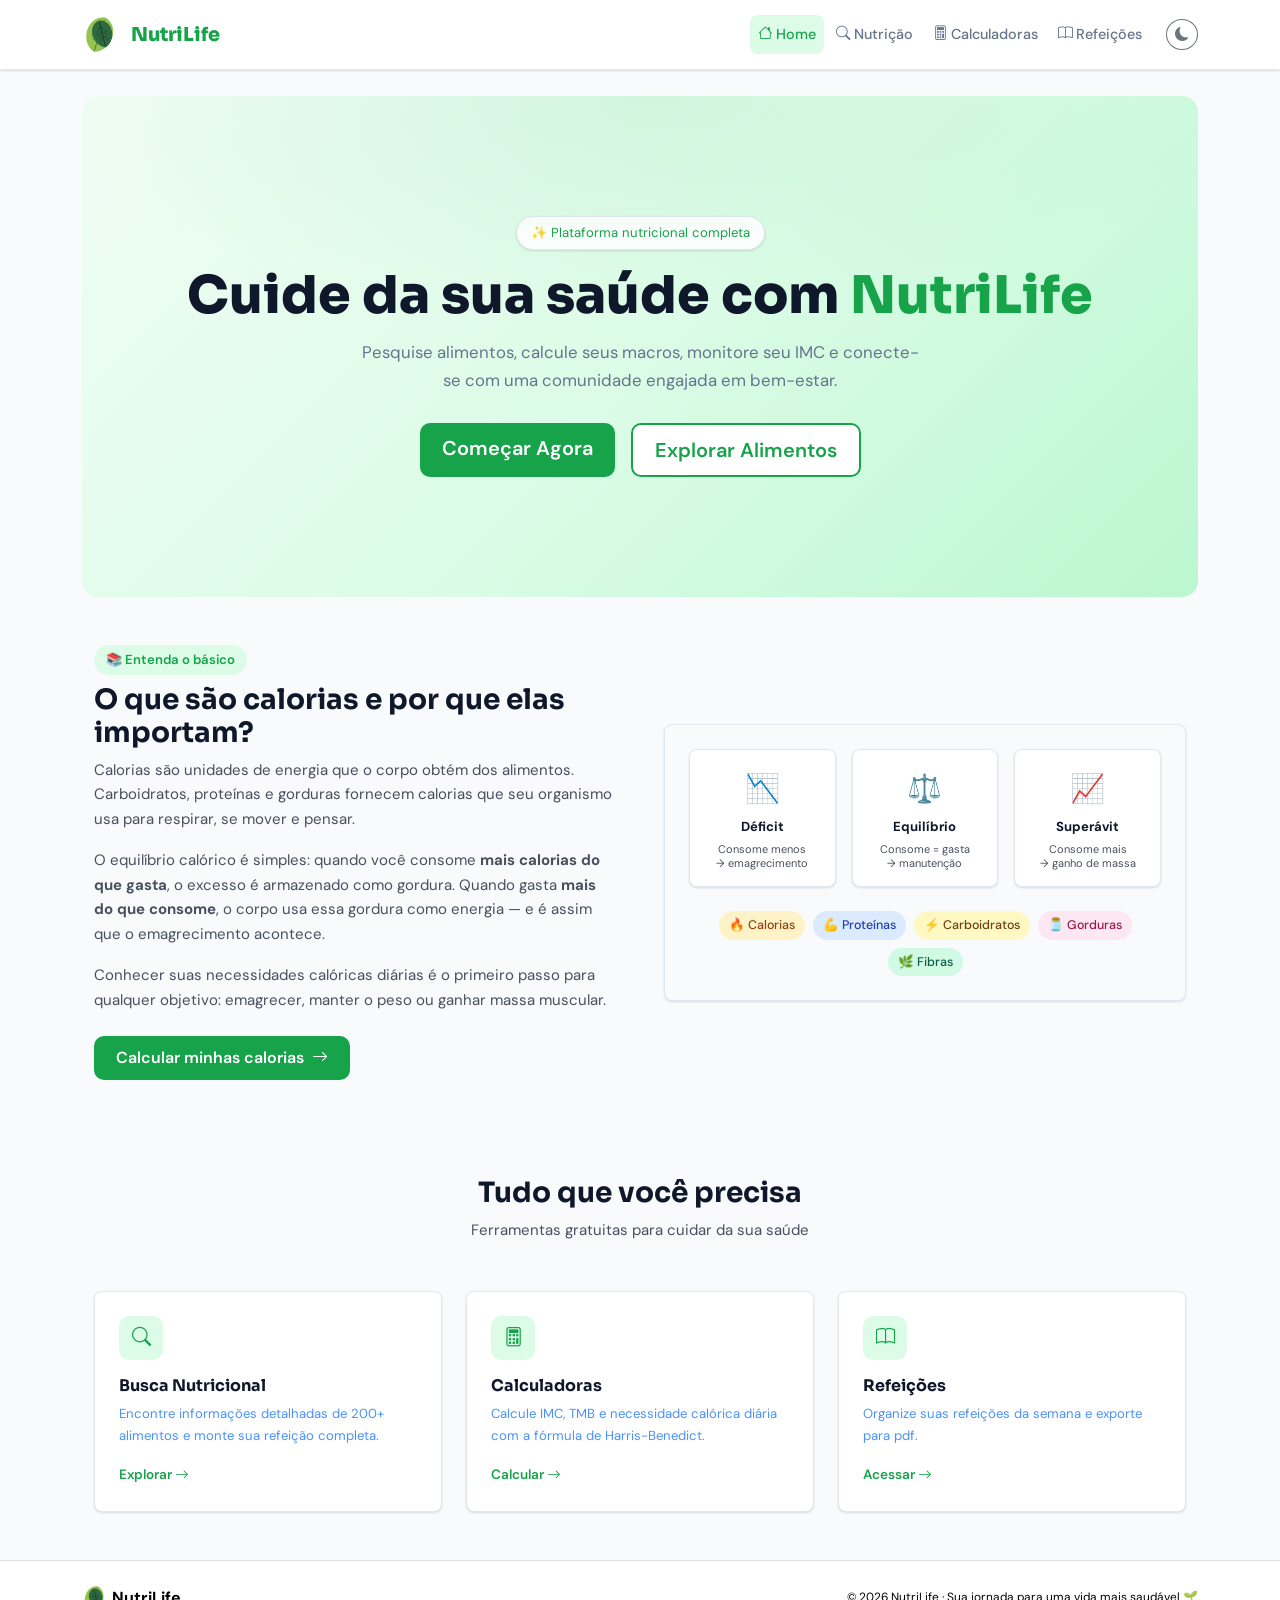
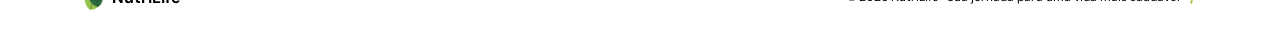
<file: index.html>
<!DOCTYPE html>
<html lang="pt-BR" data-bs-theme="light">
<head>
  <meta charset="UTF-8">
  <meta name="viewport" content="width=device-width, initial-scale=1.0">
  <title>NutriLife — Home</title>
  <link href="https://cdn.jsdelivr.net/npm/bootstrap@5.3.3/dist/css/bootstrap.min.css" rel="stylesheet">
  <link href="https://cdn.jsdelivr.net/npm/bootstrap-icons@1.11.3/font/bootstrap-icons.min.css" rel="stylesheet">
  <link rel="preconnect" href="https://fonts.googleapis.com">
  <link href="https://fonts.googleapis.com/css2?family=Sora:wght@400;500;600;700;800&family=DM+Sans:ital,wght@0,400;0,500;0,600;1,400&display=swap" rel="stylesheet">
  <link rel="apple-touch-icon" sizes="57x57" href="assets/img/favicon/apple-icon-57x57.png">
  <link rel="apple-touch-icon" sizes="60x60" href="assets/img/favicon/apple-icon-60x60.png">
  <link rel="apple-touch-icon" sizes="72x72" href="assets/img/favicon/apple-icon-72x72.png">
  <link rel="apple-touch-icon" sizes="76x76" href="assets/img/favicon/apple-icon-76x76.png">
  <link rel="apple-touch-icon" sizes="114x114" href="assets/img/favicon/apple-icon-114x114.png">
  <link rel="apple-touch-icon" sizes="120x120" href="assets/img/favicon/apple-icon-120x120.png">
  <link class="apple-touch-icon" sizes="144x144" href="assets/img/favicon/apple-icon-144x144.png">
  <link rel="apple-touch-icon" sizes="152x152" href="assets/img/favicon/apple-icon-152x152.png">
  <link rel="apple-touch-icon" sizes="180x180" href="assets/img/favicon/apple-icon-180x180.png">
  <link rel="icon" type="image/png" sizes="192x192" href="assets/img/favicon/android-icon-192x192.png">
  <link rel="icon" type="image/png" sizes="32x32" href="assets/img/favicon/favicon-32x32.png">
  <link rel="icon" type="image/png" sizes="96x96" href="assets/img/favicon/favicon-96x96.png">
  <link rel="icon" type="image/png" sizes="16x16" href="assets/img/favicon/favicon-16x16.png">
  <link rel="manifest" href="assets/img/favicon/manifest.json">
  <meta name="msapplication-TileColor" content="#ffffff">
  <meta name="msapplication-TileImage" content="/ms-icon-144x144.png">
  <meta name="theme-color" content="#ffffff">
  <link rel="stylesheet" href="style.css">
  <script>
  (function () {
    const savedTheme = localStorage.getItem('nl-theme') || 'light';
    document.documentElement.setAttribute('data-bs-theme', savedTheme);
    
    // Executa assim que o HTML estiver pronto na tela
    document.addEventListener("DOMContentLoaded", function() {
      const iconEl = document.querySelector('#btn-dark-mode i');
      
      if (savedTheme === 'dark') {
        document.body.classList.add('dark-mode');
        if (iconEl) iconEl.className = 'bi bi-sun-fill'; // Garante o Sol no Dark Mode
      } else {
        document.body.classList.remove('dark-mode');
        if (iconEl) iconEl.className = 'bi bi-moon-fill'; // Garante a Lua no Light Mode
      }
    });
  })();
</script>
</head>
<body>
  <nav class="navbar navbar-expand-lg nl-navbar fixed-top">
    <div class="container">

    <a class="navbar-brand nl-brand" href="index.html">
      <img src="assets/img/logo/logo.png" alt="NutriLife Logo" width="35" height="35" class="d-inline-block align-top me-2">
      NutriLife
    </a>

    <div class="d-flex align-items-center gap-2 ms-auto order-lg-last">
      
      <button id="btn-dark-mode" class="btn btn-sm btn-outline-secondary rounded-circle" type="button" 
              onclick="toggleDarkMode()">
        <i class="bi bi-moon-fill"></i>
      </button>

      <button class="navbar-toggler" type="button"
              data-bs-toggle="collapse" data-bs-target="#navMenu"
              aria-controls="navMenu" aria-expanded="false" aria-label="Abrir menu" style="justify-content: center;">
        <span class="navbar-toggler-icon"></span>
      </button>

    </div>

    <div class="collapse navbar-collapse" id="navMenu">
      <ul class="navbar-nav ms-auto gap-1 align-items-center mt-3 mt-lg-0 me-lg-3">
        <li class="nav-item">
          <a class="nav-link nl-nav-btn active" href="index.html">
            <i class="bi bi-house me-1"></i>Home
          </a>
        </li>
        <li class="nav-item">
          <a class="nav-link nl-nav-btn" href="nutricao.html">
            <i class="bi bi-search me-1"></i>Nutrição
          </a>
        </li>
        <li class="nav-item">
          <a class="nav-link nl-nav-btn" href="calculadoras.html">
            <i class="bi bi-calculator me-1"></i>Calculadoras
          </a>
        </li>
        <li class="nav-item">
          <a class="nav-link nl-nav-btn" href="refeicoes.html">
            <i class="bi bi-book me-1"></i>Refeições
          </a>
        </li>
      </ul>
    </div>

    </div>
</nav>
    <main class="flex-grow-1 container topMainPages">
      <section class="nl-hero rounded-4">
        <div class="container text-center">
          <div class="nl-hero-badge mb-3">✨ Plataforma nutricional completa</div>
          <h1 class="nl-display">Cuide da sua saúde com <span class="nl-green">NutriLife</span></h1>
          <p class="nl-hero-sub mx-auto">Pesquise alimentos, calcule seus macros, monitore seu IMC e conecte-se com uma comunidade engajada em bem-estar.</p>
          <div class="d-flex gap-3 justify-content-center flex-wrap px-2">
            <a href="calculadoras.html" class="btn nl-btn-primary btn-lg" style="position: relative; z-index: 9999;">Começar Agora</a>
            <a href="nutricao.html" class="btn nl-btn-outline btn-lg" style="position: relative; z-index: 9999;">Explorar Alimentos</a>
          </div>
        </div>
      </section>

      <section class="py-5">
        <div class="container">
          <div class="row align-items-center g-4 g-lg-5">
            <div class="col-lg-6">
              <span class="nl-section-tag">📚 Entenda o básico</span>
              <h2 class="nl-h2 mt-2">O que são calorias e por que elas importam?</h2>
              <p class="opacity-75">Calorias são unidades de energia que o corpo obtém dos alimentos. Carboidratos, proteínas e gorduras fornecem calorias que seu organismo usa para respirar, se mover e pensar.</p>
              <p class="opacity-75">O equilíbrio calórico é simples: quando você consome <strong>mais calorias do que gasta</strong>, o excesso é armazenado como gordura. Quando gasta <strong>mais do que consome</strong>, o corpo usa essa gordura como energia — e é assim que o emagrecimento acontece.</p>
              <p class="opacity-75">Conhecer suas necessidades calóricas diárias é o primeiro passo para qualquer objetivo: emagrecer, manter o peso ou ganhar massa muscular.</p>
              <a href="calculadoras.html" class="btn nl-btn-primary mt-2">Calcular minhas calorias <i class="bi bi-arrow-right ms-1"></i></a>
            </div>
            
            <div class="col-lg-6">
              <div class="nl-calorie-card p-4 rounded-3">
                
                <div class="row g-2 g-sm-3 mb-4 text-center">
                  <div class="col-12 col-sm-4">
                    <div class="nl-bal-card p-3 rounded-3 h-100 d-flex flex-column justify-content-center align-items-center">
                      <div class="fs-3">📉</div>
                      <div class="fw-bold small mt-1">Déficit</div>
                      <div class="opacity-75 mt-1 nl-card-desc">Consome menos<br>→ emagrecimento</div>
                    </div>
                  </div>
                  <div class="col-12 col-sm-4">
                    <div class="nl-bal-card p-3 rounded-3 h-100 d-flex flex-column justify-content-center align-items-center">
                      <div class="fs-3">⚖️</div>
                      <div class="fw-bold small mt-1">Equilíbrio</div>
                      <div class="opacity-75 mt-1 nl-card-desc">Consome = gasta<br>→ manutenção</div>
                    </div>
                  </div>
                  <div class="col-12 col-sm-4">
                    <div class="nl-bal-card p-3 rounded-3 h-100 d-flex flex-column justify-content-center align-items-center">
                      <div class="fs-3">📈</div>
                      <div class="fw-bold small mt-1">Superávit</div>
                      <div class="opacity-75 mt-1 nl-card-desc">Consome mais<br>→ ganho de massa</div>
                    </div>
                  </div>
              </div>
              
              <div class="d-flex flex-wrap gap-2 justify-content-center nl-tags-container">
                <span class="nl-badge nl-badge-cal">🔥 Calorias</span>
                <span class="nl-badge nl-badge-prot">💪 Proteínas</span>
                <span class="nl-badge nl-badge-carb">⚡ Carboidratos</span>
                <span class="nl-badge nl-badge-fat">🫙 Gorduras</span>
                <span class="nl-badge nl-badge-fib">🌿 Fibras</span>
              </div>
              
            </div>
          </div>
          </div>
        </div>
      </section>

      <section class="py-5 nl-bg">
        <div class="container">
          <h2 class="nl-h2 text-center mb-2">Tudo que você precisa</h2>
          <p class="opacity-75 text-center mb-5">Ferramentas gratuitas para cuidar da sua saúde</p>
          <div class="row g-4">
            <div class="col-md-4">
              <a href="nutricao.html" class="text-decoration-none">
                <div class="nl-feat-card h-100 p-4 rounded-3">
                  <div class="nl-feat-icon mb-3"><i class="bi bi-search"></i></div>
                  <h5 class="nl-card-title">Busca Nutricional</h5>
                  <p class="opacity-75 small">Encontre informações detalhadas de 200+ alimentos e monte sua refeição completa.</p>
                  <span class="nl-feat-link">Explorar <i class="bi bi-arrow-right"></i></span>
                </div>
              </a>
            </div>
            <div class="col-md-4">
              <a href="calculadoras.html" class="text-decoration-none">
                <div class="nl-feat-card h-100 p-4 rounded-3">
                  <div class="nl-feat-icon mb-3"><i class="bi bi-calculator"></i></div>
                  <h5 class="nl-card-title">Calculadoras</h5>
                  <p class="opacity-75 small">Calcule IMC, TMB e necessidade calórica diária com a fórmula de Harris-Benedict.</p>
                  <span class="nl-feat-link">Calcular <i class="bi bi-arrow-right"></i></span>
                </div>
              </a>
            </div>
            <div class="col-md-4">
              <a href="refeicoes.html" class="text-decoration-none">
                <div class="nl-feat-card h-100 p-4 rounded-3">
                  <div class="nl-feat-icon mb-3"><i class="bi bi-book"></i></div>
                  <h5 class="nl-card-title">Refeições</h5>
                  <p class="opacity-75 small">Organize suas refeições da semana e exporte para pdf.</p>
                  <span class="nl-feat-link">Acessar <i class="bi bi-arrow-right"></i></span>
                </div>
              </a>
            </div>
          </div>
        </div>
      </section>
    </main>

    <footer class="nl-footer py-4 border-top">
      <div class="container d-flex flex-wrap justify-content-between align-items-center gap-3">
        <div class="nl-footer-brand">
        <img src="assets/img/logo/logo.png" alt="NutriLife" width="24" height="24">
        <strong>NutriLife</strong>
      </div>
        <p class="mb-0 small">© 2026 NutriLife · Sua jornada para uma vida mais saudável 🌱</p>
      </div>
    </footer>

  </div>

  <script src="https://cdn.jsdelivr.net/npm/bootstrap@5.3.3/dist/js/bootstrap.bundle.min.js"></script>
  <script src="data.js"></script>
  <script src="app.js"></script>
</body>
</html>
</file>
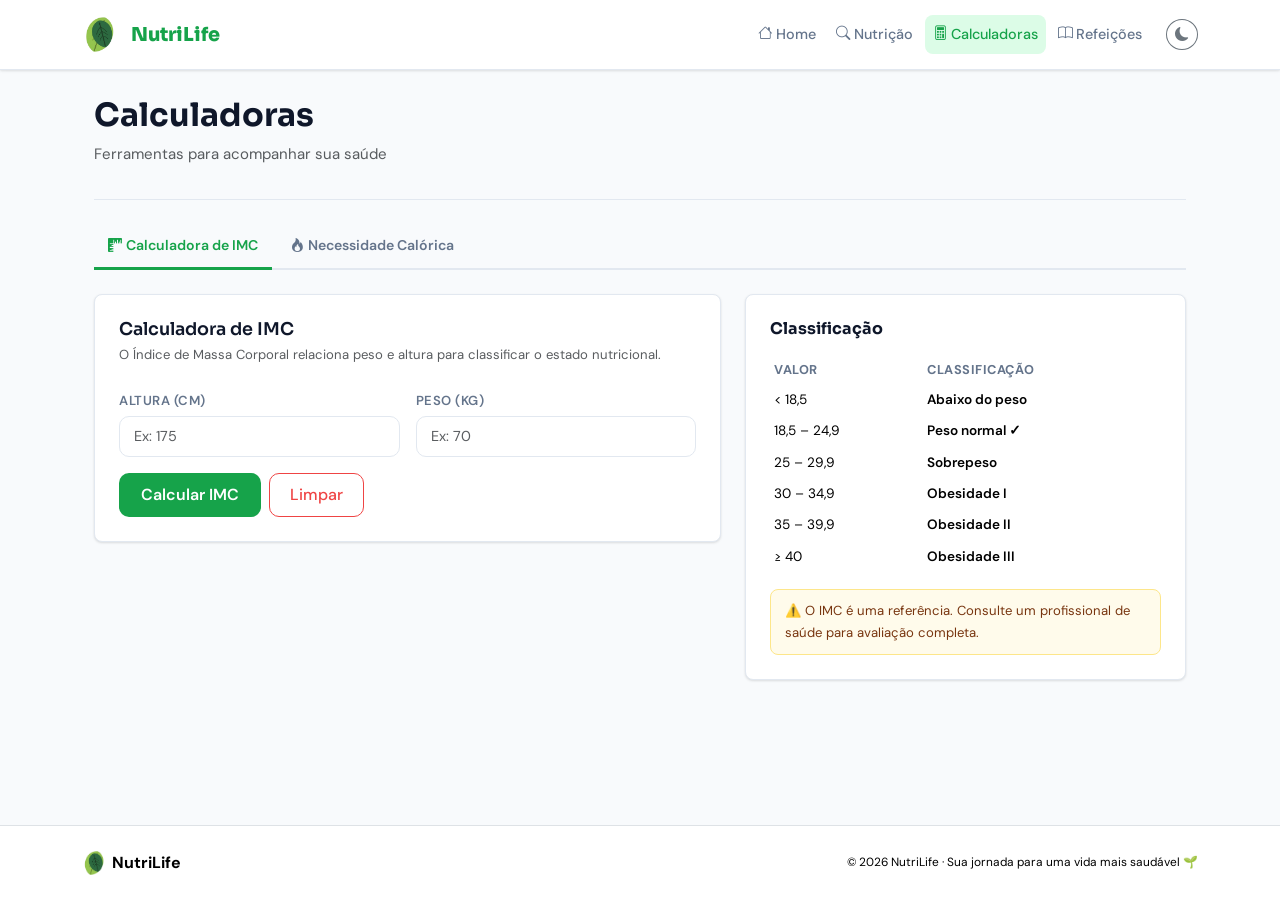
<file: calculadoras.html>
<!DOCTYPE html>
<html lang="pt-BR">
<head>
  <meta charset="UTF-8">
  <meta name="viewport" content="width=device-width, initial-scale=1.0">
  <title>NutriLife — Calculadoras</title>
  <link href="https://cdn.jsdelivr.net/npm/bootstrap@5.3.3/dist/css/bootstrap.min.css" rel="stylesheet">
  <link href="https://cdn.jsdelivr.net/npm/bootstrap-icons@1.11.3/font/bootstrap-icons.min.css" rel="stylesheet">
  <link rel="preconnect" href="https://fonts.googleapis.com">
  <link href="https://fonts.googleapis.com/css2?family=Sora:wght@400;500;600;700;800&family=DM+Sans:ital,wght@0,400;0,500;0,600;1,400&display=swap" rel="stylesheet">
  <link rel="stylesheet" href="style.css">
  <!-- FAVICON -->
  <link rel="apple-touch-icon" sizes="57x57" href="assets/img/favicon/apple-icon-57x57.png">
  <link rel="apple-touch-icon" sizes="60x60" href="assets/img/favicon/apple-icon-60x60.png">
  <link rel="apple-touch-icon" sizes="72x72" href="assets/img/favicon/apple-icon-72x72.png">
  <link rel="apple-touch-icon" sizes="76x76" href="assets/img/favicon/apple-icon-76x76.png">
  <link rel="apple-touch-icon" sizes="114x114" href="assets/img/favicon/apple-icon-114x114.png">
  <link rel="apple-touch-icon" sizes="120x120" href="assets/img/favicon/apple-icon-120x120.png">
  <link rel="apple-touch-icon" sizes="144x144" href="assets/img/favicon/apple-icon-144x144.png">
  <link rel="apple-touch-icon" sizes="152x152" href="assets/img/favicon/apple-icon-152x152.png">
  <link rel="apple-touch-icon" sizes="180x180" href="assets/img/favicon/apple-icon-180x180.png">
  <link rel="icon" type="image/png" sizes="192x192" href="assets/img/favicon/android-icon-192x192.png">
  <link rel="icon" type="image/png" sizes="32x32" href="assets/img/favicon/favicon-32x32.png">
  <link rel="icon" type="image/png" sizes="96x96" href="assets/img/favicon/favicon-96x96.png">
  <link rel="icon" type="image/png" sizes="16x16" href="assets/img/favicon/favicon-16x16.png">
  <link rel="manifest" href="assets/img/favicon/manifest.json">
  <meta name="msapplication-TileColor" content="#ffffff">
  <meta name="msapplication-TileImage" content="/ms-icon-144x144.png">
  <meta name="theme-color" content="#ffffff">
  <script>
  (function () {
    const savedTheme = localStorage.getItem('nl-theme') || 'light';
    document.documentElement.setAttribute('data-bs-theme', savedTheme);
    
    // Executa assim que o HTML estiver pronto na tela
    document.addEventListener("DOMContentLoaded", function() {
      const iconEl = document.querySelector('#btn-dark-mode i');
      
      if (savedTheme === 'dark') {
        document.body.classList.add('dark-mode');
        if (iconEl) iconEl.className = 'bi bi-sun-fill'; // Garante o Sol no Dark Mode
      } else {
        document.body.classList.remove('dark-mode');
        if (iconEl) iconEl.className = 'bi bi-moon-fill'; // Garante a Lua no Light Mode
      }
    });
  })();
</script>
</head>
<body>
  <nav class="navbar navbar-expand-lg nl-navbar fixed-top">
    <div class="container">

    <a class="navbar-brand nl-brand" href="index.html">
      <img src="assets/img/logo/logo.png" alt="NutriLife Logo" width="35" height="35" class="d-inline-block align-top me-2">
      NutriLife
    </a>

    <div class="d-flex align-items-center gap-2 ms-auto order-lg-last">
      
      <button id="btn-dark-mode" class="btn btn-sm btn-outline-secondary rounded-circle" type="button" 
              onclick="toggleDarkMode()">
        <i class="bi bi-moon-fill"></i>
      </button>

      <button class="navbar-toggler" type="button"
              data-bs-toggle="collapse" data-bs-target="#navMenu"
              aria-controls="navMenu" aria-expanded="false" aria-label="Abrir menu" style="justify-content: center;">
        <span class="navbar-toggler-icon"></span>
      </button>

    </div>

    <div class="collapse navbar-collapse" id="navMenu">
      <ul class="navbar-nav ms-auto gap-1 align-items-center mt-3 mt-lg-0 me-lg-3">
        <li class="nav-item">
          <a class="nav-link nl-nav-btn" href="index.html">
            <i class="bi bi-house me-1"></i>Home
          </a>
        </li>
        <li class="nav-item">
          <a class="nav-link nl-nav-btn" href="nutricao.html">
            <i class="bi bi-search me-1"></i>Nutrição
          </a>
        </li>
        <li class="nav-item">
          <a class="nav-link nl-nav-btn active" href="calculadoras.html">
            <i class="bi bi-calculator me-1"></i>Calculadoras
          </a>
        </li>
        <li class="nav-item">
          <a class="nav-link nl-nav-btn" href="refeicoes.html">
            <i class="bi bi-book me-1"></i>Refeições
          </a>
        </li>
      </ul>
    </div>

    </div>
</nav>
  <main class="flex-grow-1 container topMainPages">
   <section>
      <div class="container">

        <div class="nl-page-header mb-4">
          <h1 class="nl-h1">Calculadoras</h1>
          <p class="text-muted">Ferramentas para acompanhar sua saúde</p>
        </div>

        <!-- Tabs -->
        <ul class="nav nl-tabs mb-4">
          <li class="nav-item">
            <button class="nav-link nl-tab active" onclick="switchTab('imc', this)">
              <i class="bi bi-rulers me-1"></i>Calculadora de IMC
            </button>
          </li>
          <li class="nav-item">
            <button class="nav-link nl-tab" onclick="switchTab('tmb', this)">
              <i class="bi bi-fire me-1"></i>Necessidade Calórica
            </button>
          </li>
        </ul>

        <!-- IMC -->
        <div id="tab-imc" class="nl-tab-pane active">
          <div class="row g-4 align-items-start">
            <div class="col-12 col-lg-7">
              <div class="nl-card p-4 rounded-3">
                <h3 class="nl-h3 mb-1">Calculadora de IMC</h3>
                <p class="text-muted small mb-4">O Índice de Massa Corporal relaciona peso e altura para classificar o estado nutricional.</p>
                <div class="row g-3 mb-3">
                  <div class="col-12 col-sm-6">
                    <label class="nl-label">Altura (cm)</label>
                    <input type="number" class="form-control nl-input" id="imc-altura" placeholder="Ex: 175">
                  </div>
                  <div class="col-12 col-sm-6">
                    <label class="nl-label">Peso (kg)</label>
                    <input type="number" class="form-control nl-input" id="imc-peso" placeholder="Ex: 70">
                  </div>
                </div>
                <div class="d-flex gap-2 flex-wrap">
                  <button class="btn nl-btn-primary" onclick="calcIMC()">Calcular IMC</button>
                  <button class="btn nl-btn-ghost" onclick="clearIMC()">Limpar</button>
                </div>
                <div id="imc-result" class="nl-result-box mt-4 d-none p-4 rounded-3">
                  <div class="nl-result-num" id="imc-num">—</div>
                  <div class="nl-result-label" id="imc-class">—</div>
                  <div class="nl-imc-bar-wrap mt-3">
                    <div class="nl-imc-bar d-flex rounded-2 overflow-hidden">
                      <div class="nl-imc-seg seg-blue flex-fill text-center py-2">Abaixo<br><small>&lt;18.5</small></div>
                      <div class="nl-imc-seg seg-green flex-fill text-center py-2">Normal<br><small>18.5–25</small></div>
                      <div class="nl-imc-seg seg-yellow flex-fill text-center py-2">Sobrepeso<br><small>25–30</small></div>
                      <div class="nl-imc-seg seg-orange flex-fill text-center py-2">Obesid. I<br><small>30–35</small></div>
                      <div class="nl-imc-seg seg-red flex-fill text-center py-2">Obeso II+<br><small>&gt;35</small></div>
                    </div>
                    <div class="nl-imc-pointer" id="imc-pointer" style="left:0%">▼</div>
                  </div>
                </div>
              </div>
            </div>
            <div class="col-12 col-lg-5">
              <div class="nl-card p-4 rounded-3">
                <h6 class="nl-card-title mb-3">Classificação</h6>
                <table class="table table-sm nl-imc-table mb-3">
                  <thead><tr><th>Valor</th><th>Classificação</th></tr></thead>
                  <tbody>
                    <tr><td>&lt; 18,5</td><td class="c-blue">Abaixo do peso</td></tr>
                    <tr><td>18,5 – 24,9</td><td class="c-green">Peso normal ✓</td></tr>
                    <tr><td>25 – 29,9</td><td class="c-yellow">Sobrepeso</td></tr>
                    <tr><td>30 – 34,9</td><td class="c-orange">Obesidade I</td></tr>
                    <tr><td>35 – 39,9</td><td class="c-red">Obesidade II</td></tr>
                    <tr><td>≥ 40</td><td class="c-darkred">Obesidade III</td></tr>
                  </tbody>
                </table>
                <div class="nl-alert-note">⚠️ O IMC é uma referência. Consulte um profissional de saúde para avaliação completa.</div>
              </div>
            </div>
          </div>
        </div>

        <!-- TMB -->
        <div id="tab-tmb" class="nl-tab-pane">
          <div class="row g-4 align-items-start">
            <div class="col-12 col-lg-7">
              <div class="nl-card p-4 rounded-3">
                <h3 class="nl-h3 mb-1">Necessidade Calórica Diária</h3>
                <p class="text-muted small mb-4">Fórmula de Harris-Benedict: calcula sua TMB e o gasto total com base na atividade física.</p>
                <div class="row g-3 mb-3">
                  <div class="col-12 col-sm-6">
                    <label class="nl-label">Sexo</label>
                    <select class="form-select nl-input" id="tmb-sexo">
                      <option value="m">Masculino</option>
                      <option value="f">Feminino</option>
                    </select>
                  </div>
                  <div class="col-12 col-sm-6">
                    <label class="nl-label">Idade (anos)</label>
                    <input type="number" class="form-control nl-input" id="tmb-idade" placeholder="Ex: 25">
                  </div>
                  <div class="col-12 col-sm-6">
                    <label class="nl-label">Altura (cm)</label>
                    <input type="number" class="form-control nl-input" id="tmb-altura" placeholder="Ex: 175">
                  </div>
                  <div class="col-12 col-sm-6">
                    <label class="nl-label">Peso (kg)</label>
                    <input type="number" class="form-control nl-input" id="tmb-peso" placeholder="Ex: 70">
                  </div>
                  <div class="col-12">
                    <label class="nl-label">Nível de atividade física</label>
                    <select class="form-select nl-input" id="tmb-atividade">
                      <option value="1.2">Sedentário (sem exercício)</option>
                      <option value="1.375">Levemente ativo (1–3 dias/sem)</option>
                      <option value="1.55" selected>Moderadamente ativo (3–5 dias/sem)</option>
                      <option value="1.725">Muito ativo (6–7 dias/sem)</option>
                      <option value="1.9">Extremamente ativo (atleta)</option>
                    </select>
                  </div>
                </div>
                <div class="d-flex gap-2 flex-wrap">
                  <button class="btn nl-btn-primary" onclick="calcTMB()">Calcular</button>
                  <button class="btn nl-btn-ghost" onclick="clearTMB()">Limpar</button>
                </div>

                <div id="tmb-result" class="nl-result-box mt-4 d-none p-4 rounded-3">
                  <!-- TMB e TDEE lado a lado em sm+, empilhados em xs -->
                  <div class="row text-center mb-4 align-items-center g-3">
                    <div class="col-12 col-sm-5">
                      <div class="nl-result-num small-result" id="tmb-num">—</div>
                      <div class="nl-result-label">TMB (basal)</div>
                    </div>
                    <div class="col-12 col-sm-2 d-none d-sm-block text-muted fs-4">→</div>
                    <div class="col-12 col-sm-5">
                      <div class="nl-result-num" id="tdee-num">—</div>
                      <div class="nl-result-label">Gasto total diário</div>
                    </div>
                  </div>
                  <!-- Cards de objetivo — 3 colunas em sm+, 1 coluna em xs -->
                  <div class="row g-3">
                    <div class="col-12 col-sm-4">
                      <div class="nl-goal-card text-center p-3 rounded-3">
                        <div class="fs-4">📉</div>
                        <div class="nl-goal-title">Emagrecer</div>
                        <div class="nl-goal-val" id="g-perda">—</div>
                        <div class="nl-goal-sub">kcal/dia (−500)</div>
                      </div>
                    </div>
                    <div class="col-12 col-sm-4">
                      <div class="nl-goal-card nl-goal-active text-center p-3 rounded-3">
                        <div class="fs-4">⚖️</div>
                        <div class="nl-goal-title">Manter</div>
                        <div class="nl-goal-val" id="g-manter">—</div>
                        <div class="nl-goal-sub">kcal/dia</div>
                      </div>
                    </div>
                    <div class="col-12 col-sm-4">
                      <div class="nl-goal-card text-center p-3 rounded-3">
                        <div class="fs-4">📈</div>
                        <div class="nl-goal-title">Ganhar massa</div>
                        <div class="nl-goal-val" id="g-ganho">—</div>
                        <div class="nl-goal-sub">kcal/dia (+300)</div>
                      </div>
                    </div>
                  </div>
                </div>
              </div>
            </div>
            <div class="col-12 col-lg-5">
              <div class="nl-card p-4 rounded-3">
                <h6 class="nl-card-title mb-3">Como funciona?</h6>
                <div class="nl-steps">
                  <div class="d-flex gap-3 mb-3">
                    <div class="nl-step-num flex-shrink-0">1</div>
                    <div><strong>TMB</strong><p class="text-muted small mb-0">Calorias que seu corpo gasta em repouso absoluto — respirar, circulação, etc.</p></div>
                  </div>
                  <div class="d-flex gap-3 mb-3">
                    <div class="nl-step-num flex-shrink-0">2</div>
                    <div><strong>Fator de atividade</strong><p class="text-muted small mb-0">A TMB é multiplicada pelo nível de exercício para estimar o gasto real.</p></div>
                  </div>
                  <div class="d-flex gap-3">
                    <div class="nl-step-num flex-shrink-0">3</div>
                    <div><strong>Seu objetivo</strong><p class="text-muted small mb-0">−500 kcal/dia = ~0,5 kg/semana de perda. +300 = ganho de massa controlado.</p></div>
                  </div>
                </div>
                <div class="nl-alert-note mt-3">⚠️ Esses valores são estimativas. Um nutricionista pode personalizar com mais precisão.</div>
              </div>
            </div>
          </div>
        </div>

      </div>
    </section>
  </main>
  <footer class="nl-footer py-4 border-top">
      <div class="container d-flex flex-wrap justify-content-between align-items-center gap-3">
        <div class="nl-footer-brand">
        <img src="assets/img/logo/logo.png" alt="NutriLife" width="24" height="24">
        <strong>NutriLife</strong>
      </div>
        <p class="mb-0 small">© 2026 NutriLife · Sua jornada para uma vida mais saudável 🌱</p>
      </div>
    </footer>

  <script src="https://cdn.jsdelivr.net/npm/bootstrap@5.3.3/dist/js/bootstrap.bundle.min.js"></script>
  <script src="data.js"></script>
  <script src="app.js"></script>
  <div class="toast-container position-fixed bottom-0 end-0 p-3">
    <div id="meuToast" class="toast align-items-center border-0" role="alert" aria-live="assertive" aria-atomic="true">
      <div class="d-flex">
        <div id="toast-mensagem" class="toast-body text-dark">
          </div>
        <button type="button" class="btn-close btn-close-white me-2 m-auto" data-bs-dismiss="toast" aria-label="Close"></button>
      </div>
    </div>
  </div>
</body>
</file>
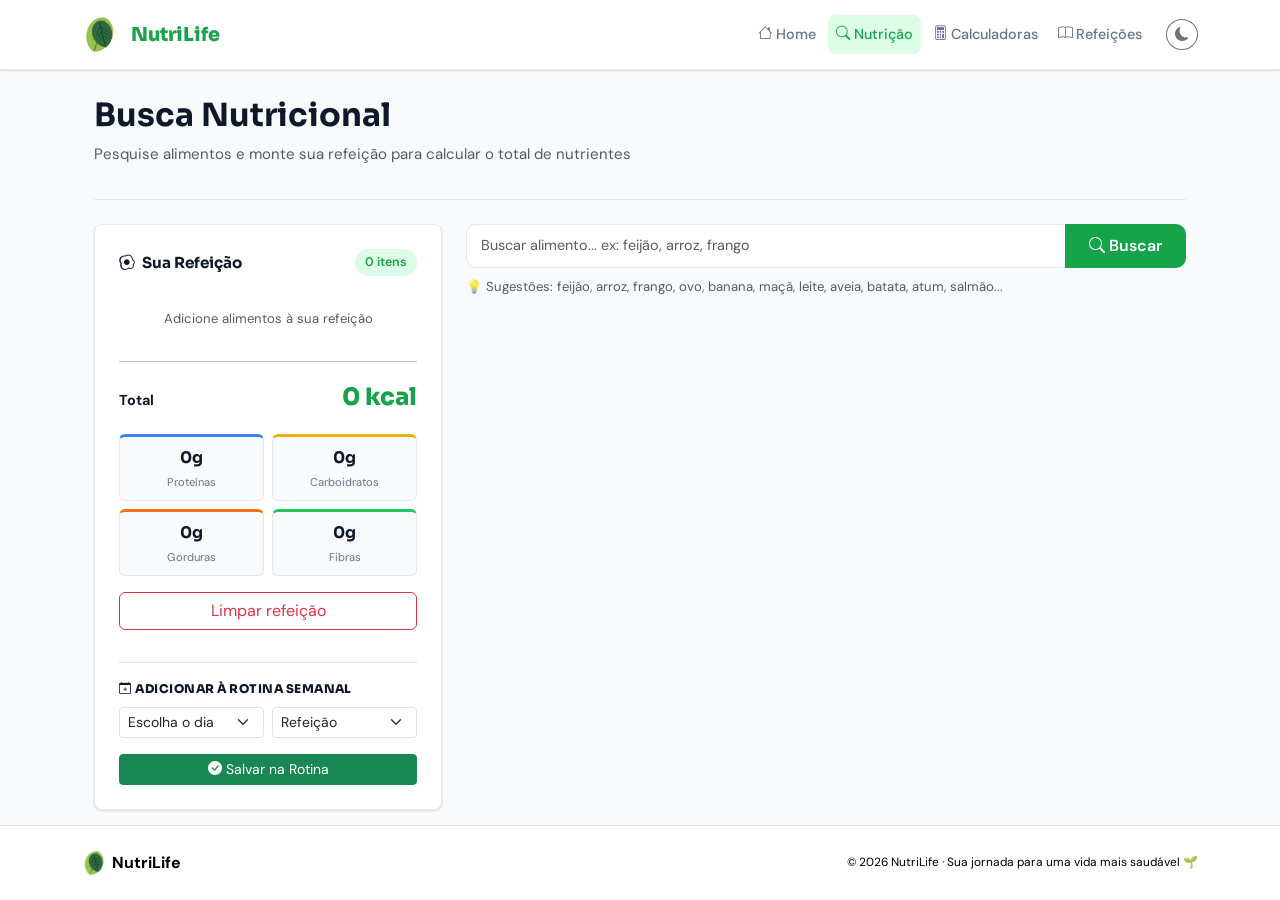
<file: nutricao.html>
<!DOCTYPE html>
<html lang="pt-BR">
<head>
  <meta charset="UTF-8">
  <meta name="viewport" content="width=device-width, initial-scale=1.0">
  <title>NutriLife — Nutrição</title>
  <link href="https://cdn.jsdelivr.net/npm/bootstrap@5.3.3/dist/css/bootstrap.min.css" rel="stylesheet">
  <link href="https://cdn.jsdelivr.net/npm/bootstrap-icons@1.11.3/font/bootstrap-icons.min.css" rel="stylesheet">
  <link rel="preconnect" href="https://fonts.googleapis.com">
  <link href="https://fonts.googleapis.com/css2?family=Sora:wght@400;500;600;700;800&family=DM+Sans:ital,wght@0,400;0,500;0,600;1,400&display=swap" rel="stylesheet">
  <link rel="stylesheet" href="style.css">
  <!-- FAVICON -->
  <link rel="apple-touch-icon" sizes="57x57" href="assets/img/favicon/apple-icon-57x57.png">
  <link rel="apple-touch-icon" sizes="60x60" href="assets/img/favicon/apple-icon-60x60.png">
  <link rel="apple-touch-icon" sizes="72x72" href="assets/img/favicon/apple-icon-72x72.png">
  <link rel="apple-touch-icon" sizes="76x76" href="assets/img/favicon/apple-icon-76x76.png">
  <link rel="apple-touch-icon" sizes="114x114" href="assets/img/favicon/apple-icon-114x114.png">
  <link rel="apple-touch-icon" sizes="120x120" href="assets/img/favicon/apple-icon-120x120.png">
  <link rel="apple-touch-icon" sizes="144x144" href="assets/img/favicon/apple-icon-144x144.png">
  <link rel="apple-touch-icon" sizes="152x152" href="assets/img/favicon/apple-icon-152x152.png">
  <link rel="apple-touch-icon" sizes="180x180" href="assets/img/favicon/apple-icon-180x180.png">
  <link rel="icon" type="image/png" sizes="192x192" href="assets/img/favicon/android-icon-192x192.png">
  <link rel="icon" type="image/png" sizes="32x32" href="assets/img/favicon/favicon-32x32.png">
  <link rel="icon" type="image/png" sizes="96x96" href="assets/img/favicon/favicon-96x96.png">
  <link rel="icon" type="image/png" sizes="16x16" href="assets/img/favicon/favicon-16x16.png">
  <link rel="manifest" href="assets/img/favicon/manifest.json">
  <meta name="msapplication-TileColor" content="#ffffff">
  <meta name="msapplication-TileImage" content="/ms-icon-144x144.png">
  <meta name="theme-color" content="#ffffff">
  <script>
  (function () {
    const savedTheme = localStorage.getItem('nl-theme') || 'light';
    document.documentElement.setAttribute('data-bs-theme', savedTheme);
    
    // Executa assim que o HTML estiver pronto na tela
    document.addEventListener("DOMContentLoaded", function() {
      const iconEl = document.querySelector('#btn-dark-mode i');
      
      if (savedTheme === 'dark') {
        document.body.classList.add('dark-mode');
        if (iconEl) iconEl.className = 'bi bi-sun-fill'; // Garante o Sol no Dark Mode
      } else {
        document.body.classList.remove('dark-mode');
        if (iconEl) iconEl.className = 'bi bi-moon-fill'; // Garante a Lua no Light Mode
      }
    });
  })();
</script>
</head>
<body>
<nav class="navbar navbar-expand-lg nl-navbar fixed-top">
    <div class="container">

    <a class="navbar-brand nl-brand" href="index.html">
      <img src="assets/img/logo/logo.png" alt="NutriLife Logo" width="35" height="35" class="d-inline-block align-top me-2">
      NutriLife
    </a>

    <div class="d-flex align-items-center gap-2 ms-auto order-lg-last">
      
      <button id="btn-dark-mode" class="btn btn-sm btn-outline-secondary rounded-circle" type="button"
              onclick="toggleDarkMode()">
        <i class="bi bi-moon-fill"></i>
      </button>

      <button class="navbar-toggler" type="button"
              data-bs-toggle="collapse" data-bs-target="#navMenu"
              aria-controls="navMenu" aria-expanded="false" aria-label="Abrir menu" style="justify-content: center;">
        <span class="navbar-toggler-icon"></span>
      </button>

    </div>

    <div class="collapse navbar-collapse" id="navMenu">
      <ul class="navbar-nav ms-auto gap-1 align-items-center mt-3 mt-lg-0 me-lg-3">
        <li class="nav-item">
          <a class="nav-link nl-nav-btn" href="index.html">
            <i class="bi bi-house me-1"></i>Home
          </a>
        </li>
        <li class="nav-item">
          <a class="nav-link nl-nav-btn active" href="nutricao.html">
            <i class="bi bi-search me-1"></i>Nutrição
          </a>
        </li>
        <li class="nav-item">
          <a class="nav-link nl-nav-btn" href="calculadoras.html">
            <i class="bi bi-calculator me-1"></i>Calculadoras
          </a>
        </li>
        <li class="nav-item">
          <a class="nav-link nl-nav-btn" href="refeicoes.html">
            <i class="bi bi-book me-1"></i>Refeições
          </a>
        </li>
      </ul>
    </div>

    </div>
</nav>
  <main class="flex-grow-1 container topMainPages">
    <!-- ===================== CONTEÚDO NUTRIÇÃO ===================== -->
    <section>
      <div class="container">

        <div class="nl-page-header mb-4">
          <h1 class="nl-h1">Busca Nutricional</h1>
          <p class="text-muted">Pesquise alimentos e monte sua refeição para calcular o total de nutrientes</p>
        </div>
        <div class="row g-4 align-items-start">
          <!-- Painel refeição — abaixo em mobile, lateral em desktop -->
          <div class="col-12 col-lg-4">
            <div class="nl-meal-panel p-4 rounded-3" id="meal-panel">
              <div class="d-flex justify-content-between align-items-center mb-3">
                <span class="nl-panel-title"><i class="bi bi-egg-fried me-2"></i>Sua Refeição</span>
                <span class="nl-count-badge" id="meal-count">0 itens</span>
              </div>
              <div id="meal-items">
                <p class="text-muted small text-center py-3">Adicione alimentos à sua refeição</p>
              </div>
              <hr class="my-3">
              <div class="d-flex justify-content-between align-items-baseline mb-3">
                <span class="fw-700 nl-label-total">Total</span>
                <span class="nl-kcal-total" id="total-kcal">0 kcal</span>
              </div>
              <div class="row g-2 mb-3">
                <div class="col-6">
                  <div class="nl-macro-pill nl-prot text-center p-2 rounded-2">
                    <div class="nl-macro-val" id="t-prot">0g</div>
                    <div class="nl-macro-lbl">Proteínas</div>
                  </div>
                </div>
                <div class="col-6">
                  <div class="nl-macro-pill nl-carb text-center p-2 rounded-2">
                    <div class="nl-macro-val" id="t-carb">0g</div>
                    <div class="nl-macro-lbl">Carboidratos</div>
                  </div>
                </div>
                <div class="col-6">
                  <div class="nl-macro-pill nl-fat text-center p-2 rounded-2">
                    <div class="nl-macro-val" id="t-fat">0g</div>
                    <div class="nl-macro-lbl">Gorduras</div>
                  </div>
                </div>
                <div class="col-6">
                  <div class="nl-macro-pill nl-fib text-center p-2 rounded-2">
                    <div class="nl-macro-val" id="t-fib">0g</div>
                    <div class="nl-macro-lbl">Fibras</div>
                  </div>
                </div>
              </div>
              <button class="btn btn-outline-danger w-100 mb-3" onclick="clearMeal()">Limpar refeição</button>
              <div class="border-top pt-3 mt-3">
                <p class="nl-label mb-2" id="textAdd"><i class="bi bi-calendar-plus me-1"></i>Adicionar à Rotina Semanal</p>
                
                <div class="row g-2 mb-3">
                  <div class="col-6">
                    <label for="select-dia-semana" class="visually-hidden">Dia da Semana</label>
                    <select class="form-select form-select-sm" id="select-dia-semana">
                      <option value="" disabled selected>Escolha o dia</option>
                      <option value="Segunda-feira">Segunda-feira</option>
                      <option value="Terça-feira">Terça-feira</option>
                      <option value="Quarta-feira">Quarta-feira</option>
                      <option value="Quinta-feira">Quinta-feira</option>
                      <option value="Sexta-feira">Sexta-feira</option>
                      <option value="Sábado">Sábado</option>
                      <option value="Domingo">Domingo</option>
                    </select>
                  </div>

                  <div class="col-6">
                    <label for="select-categoria-refeicao" class="visually-hidden">Tipo de Refeição</label>
                    <select class="form-select form-select-sm" id="select-categoria-refeicao">
                      <option value="" disabled selected>Refeição</option>
                      <option value="cafe">Café da Manhã</option>
                      <option value="lanche">Lanche</option>
                      <option value="almoco">Almoço</option>
                      <option value="janta">Jantar</option>
                    </select>
                  </div>
                </div>

                <button class="btn btn-success btn-sm w-100 d-flex align-items-center justify-content-center gap-1" onclick="salvarRefeicaoNaRotina()">
                  <i class="bi bi-check-circle-fill"></i> Salvar na Rotina
                </button>
                
              </div>
            </div>
          </div> 

          <!-- Busca — ocupa toda a largura em mobile, 8 colunas em desktop -->
          <div class="col-12 col-lg-8">
            <div class="input-group mb-2">
              <input type="text" class="form-control nl-input" id="food-search"
                placeholder="Buscar alimento... ex: feijão, arroz, frango"
                oninput="searchFoods()">
              <button class="btn nl-btn-primary px-3 px-md-4" onclick="searchFoods()">
                <i class="bi bi-search me-1"></i><span class="d-none d-sm-inline">Buscar</span>
              </button>
            </div>
            <p class="text-muted small mb-3">
              💡 Sugestões: feijão, arroz, frango, ovo, banana, maçã, leite, aveia, batata, atum, salmão...
            </p>
            <div id="search-results" class="nl-scrollable-results flex-grow-1"></div>
          </div>
        </div>
      </div>
    </section>
  </main>
  <footer class="nl-footer py-4 border-top">
      <div class="container d-flex flex-wrap justify-content-between align-items-center gap-3">
        <div class="nl-footer-brand">
        <img src="assets/img/logo/logo.png" alt="NutriLife" width="24" height="24">
        <strong>NutriLife</strong>
      </div>
        <p class="mb-0 small">© 2026 NutriLife · Sua jornada para uma vida mais saudável 🌱</p>
      </div>
    </footer>  
  <script src="https://cdn.jsdelivr.net/npm/bootstrap@5.3.3/dist/js/bootstrap.bundle.min.js"></script>
  <script src="data.js"></script>
  <script src="app.js"></script>
  <div class="toast-container position-fixed bottom-0 end-0 p-3">
    <div id="meuToast" class="toast align-items-center border-0" role="alert" aria-live="assertive" aria-atomic="true">
      <div class="d-flex">
        <div id="toast-mensagem" class="toast-body text-dark">
          </div>
        <button type="button" class="btn-close btn-close-white me-2 m-auto" data-bs-dismiss="toast" aria-label="Close"></button>
      </div>
    </div>
  </div>
</body>
</file>
<file: style.css>
/* ============================================================
   style.css — NutriLife
   Baseado em Bootstrap 5.3 + customizações próprias
   Fontes: Sora (títulos) + DM Sans (corpo)
   ============================================================ */

/* ---------- RESET & BASE ---------- */
html, body { overflow-x: hidden; max-width: 100%; }
*, *::before, *::after { box-sizing: border-box; }

:root {
  --nl-green:        #16a34a;
  --nl-green-light:  #dcfce7;
  --nl-green-mid:    #4ade80;
  --nl-bg:           #f8fafc;
  --nl-bg-card:      #ffffff;
  --nl-border:       #e2e8f0;
  --nl-text:         #0f172a;
  --nl-text-muted:   #64748b;
  --nl-color-car:    #88E788;
  --nl-navbar-bg:    #ffffff;
  --nl-footer-bg:    #ffffff;
  --nl-badge-bg:     var(--nl-green-light);
  --nl-shadow-sm:    0 1px 3px rgba(0,0,0,.08), 0 1px 2px rgba(0,0,0,.05);
  --nl-shadow-md:    0 4px 16px rgba(0,0,0,.10);
  --nl-radius:       12px;
  --nl-radius-sm:    8px;
}

body {
  font-family: 'DM Sans', sans-serif;
  color: var(--nl-text);
  background: var(--nl-bg);
  font-size: 15px;
  line-height: 1.65;
  display: flex;
  flex-direction: column;
  min-height: 100vh;
  margin: 0;
}

.flex-grow-1 {
  flex-grow: 1;
}

/* Garante que o footer empurre a si mesmo para o final caso o conteúdo seja curto */
.nl-footer {
  margin-top: auto;
  width: 100%;
}

/* ---------- TIPOGRAFIA ---------- */
.nl-display {
  font-family: 'Sora', sans-serif;
  font-size: clamp(1.7rem, 5vw, 3.25rem);
  font-weight: 800;
  line-height: 1.15;
  color: var(--nl-text);
}

.nl-h1 {
  font-family: 'Sora', sans-serif;
  font-size: clamp(1.3rem, 3vw, 2rem);
  font-weight: 700;
  color: var(--nl-text);
}

.nl-h2 {
  font-family: 'Sora', sans-serif;
  font-size: clamp(1.2rem, 2.5vw, 1.75rem);
  font-weight: 700;
  color: var(--nl-text);
}

.nl-h3 {
  font-family: 'Sora', sans-serif;
  font-size: 1.1rem;
  font-weight: 600;
  color: var(--nl-text);
}

.nl-green  { color: var(--nl-green); }
.fw-600    { font-weight: 600; }
.fw-700    { font-weight: 700; }

/* ---------- NAVBAR ---------- */
.nl-navbar {
  background: var(--nl-navbar-bg);
  border-bottom: 1px solid var(--nl-border);
  box-shadow: var(--nl-shadow-sm);
  padding: 10px 0;
  height: 70px !important;
  display: flex;
  align-items: center;
}


.nl-brand {
  font-family: 'Sora', sans-serif;
  font-weight: 800;
  font-size: 1.2rem;
  color: var(--nl-green) !important;
  text-decoration: none;
  display: flex;
  align-items: center;
  gap: 6px;
}

.nl-logo-icon { font-size: 1.3rem; }

/* Botão hambúrguer customizado */
.nl-navbar .navbar-toggler {
  border: 1.5px solid var(--nl-border);
  border-radius: 8px;
  padding: 6px 10px;
  background: var(--nl-navbar-bg);
}
.nl-navbar .navbar-toggler:focus {
  box-shadow: 0 0 0 3px rgba(22,163,74,.15);
  outline: none;
}
.nl-navbar .navbar-toggler-icon {
  background-image: url("data:image/svg+xml,%3csvg xmlns='http://www.w3.org/2000/svg' viewBox='0 0 30 30'%3e%3cpath stroke='%2316a34a' stroke-linecap='round' stroke-miterlimit='10' stroke-width='2' d='M4 7h22M4 15h22M4 23h22'/%3e%3c/svg%3e");
  width: 1.2em;
  height: 1.2em;
}

@media (max-width: 991px) {
  /* Garante que o menu não vaze para fora da viewport */
  .nl-navbar {
    width: 100%;
    left: 0;
    right: 0;
  }
  .nl-navbar .container {
    padding-left: 16px;
    padding-right: 16px;
  }
  .nl-navbar .navbar-collapse {
    border-top: 1px solid var(--nl-border);
    margin-top: 10px;
    padding: 10px 0 4px;
    width: 100%;
    background: var(--nl-navbar-bg);
    /* Sombra para separar visualmente o menu do conteúdo */
    box-shadow: 0 8px 16px rgba(0,0,0,.08);
    background: var(--nl-navbar-bg);
  }
  .nl-navbar .navbar-nav {
    gap: 2px !important;
  }
  .nl-navbar .nav-item {
    width: 100%;
  }
}

.nl-nav-btn {
  font-family: 'DM Sans', sans-serif;
  font-weight: 500;
  font-size: 0.9rem;
  color: var(--nl-text-muted) !important;
  background: none;
  border: none;
  border-radius: 8px;
  padding: 8px 14px;
  cursor: pointer;
  text-decoration: none;
  display: block;
  transition: background .15s, color .15s;
}

.nl-nav-btn:hover,
.nl-nav-btn.active {
  background: var(--nl-green-light);
  color: var(--nl-green) !important;
}

.topMainPages {
  padding-top: calc(72px + 1.5rem) !important;
}

/* ---------- HERO ---------- */
.nl-hero {
  background: linear-gradient(135deg, #f0fdf4 0%, #dcfce7 50%, #bbf7d0 100%);
  padding: 120px 60px;
  position: relative;
  overflow: hidden;
}

.nl-hero::before {
  content: '';
  position: absolute;
  inset: 0;
  background: radial-gradient(ellipse 80% 60% at 50% 0%, rgba(22,163,74,.08) 0%, transparent 70%);
}

.nl-hero-badge {
  display: inline-block;
  background: #fff;
  border: 1px solid var(--nl-border);
  color: var(--nl-green);
  font-size: 0.82rem;
  font-weight: 600px;
  padding: 5px 14px;
  border-radius: 100px;
  box-shadow: var(--nl-shadow-sm);
}

.nl-hero-sub {
  font-size: 1.05rem;
  color: var(--nl-text-muted);
  max-width: 560px;
  margin-top: 14px;
  margin-bottom: 28px;
}

/* ---------- SEÇÃO TAG ---------- */
.nl-section-tag {
  display: inline-block;
  font-size: 0.82rem;
  font-weight: 600;
  color: var(--nl-green);
  background: var(--nl-green-light);
  padding: 4px 12px;
  border-radius: 100px;
}

/* ---------- CALORIE CARD (home) ---------- */
.nl-calorie-card {
  background: var(--nl-bg);
  border: 1px solid var(--nl-border);
  box-shadow: var(--nl-shadow-sm);
}

.nl-bal-card {
  background: var(--nl-bg-card);
  border: 1px solid var(--nl-border);
  box-shadow: var(--nl-shadow-sm);
  transition: transform .2s;
}
.nl-bal-card:hover { transform: translateY(-2px); }

/* ---------- BADGES MACROS ---------- */
.nl-badge {
  display: inline-flex;
  align-items: center;
  font-size: 0.78rem;
  font-weight: 500;
  padding: 4px 10px;
  border-radius: 100px;
}
.nl-badge-cal  { background: #fef3c7; color: #92400e; }
.nl-badge-prot { background: #dbeafe; color: #1e40af; }
.nl-badge-carb { background: #fef9c3; color: #713f12; }
.nl-badge-fat  { background: #fce7f3; color: #9d174d; }
.nl-badge-fib  { background: #d1fae5; color: #065f46; }

/* ---------- FEATURE CARDS (home) ---------- */
.nl-bg-light { background: var(--nl-bg); }

.nl-feat-card {
  background: var(--nl-bg-card);
  border: 1.5px solid var(--nl-border);
  box-shadow: var(--nl-shadow-sm);
  transition: transform .2s, box-shadow .2s;
}
.nl-feat-card:hover {
  transform: translateY(-4px);
  box-shadow: var(--nl-shadow-md);
}
.nl-feat-featured {
  border-color: var(--nl-green);
  background: linear-gradient(135deg, #f0fdf4, #fff);
}
.nl-feat-icon {
  width: 44px;
  height: 44px;
  display: flex;
  align-items: center;
  justify-content: center;
  background: var(--nl-green-light);
  color: var(--nl-green);
  border-radius: 10px;
  font-size: 1.2rem;
}
.nl-card-title {
  font-family: 'Sora', sans-serif;
  font-weight: 700;
  font-size: 1rem;
  color: var(--nl-text);
}
.nl-feat-link {
  font-size: 0.85rem;
  font-weight: 600;
  color: var(--nl-green);
}

/* ---------- PAGE HEADER ---------- */
.nl-page-header {
  border-bottom: 1px solid var(--nl-border);
  padding-bottom: 16px;
}

/* ---------- BOTÕES ---------- */
.nl-btn-primary {
  background: var(--nl-green);
  color: #fff !important;
  border: none;
  border-radius: 10px;
  font-weight: 600;
  padding: 10px 22px;
  transition: background .2s, transform .1s;
}
.nl-btn-primary:hover {
  background: #15803d;
  color: #fff !important;
  transform: translateY(-1px);
}

.nl-btn-outline {
  background: #fff;
  color: var(--nl-green) !important;
  border: 2px solid var(--nl-green);
  border-radius: 10px;
  font-weight: 600;
  padding: 10px 22px;
  transition: background .2s;
}
.nl-btn-outline:hover {
  background: #e5ffe4;
  border: 2px solid var(--nl-green);
}

.nl-btn-ghost {
  color: #ef4444;
  border: 1.5px solid #ef4444;;
  border-radius: 10px;
  font-weight: 500;
  padding: 9px 20px;
  transition: background .15s;
}
.nl-btn-ghost:hover {
  background: #ef4444;
  color: var(--nl-text) !important;
}

.nl-btn-add {
  color: var(--nl-green);
  border: 1.5px solid var(--nl-green);
  border-radius: 8px;
  font-size: 0.85rem;
  font-weight: 600;
  padding: 5px 12px;
  white-space: nowrap;
  transition: background .15s;
}
.nl-btn-add:hover { background: var(--nl-green); }

.nl-btn-remove {
  color: #ef4444;
  border: 1.5px solid #ef4444;
  border-radius: 8px;
  width: 28px;
  height: 28px;
  white-space: nowrap;
  display: flex;
  align-items: center;
  justify-content: center;
  padding: 0;
  font-size: 0.9rem;
  flex-shrink: 0;
  transition: background .15s;
}
.nl-btn-remove:hover { background: #ef4444; }

/* ---------- INPUT ---------- */
.nl-input {
  border: 1.5px solid var(--nl-border);
  border-radius: 10px;
  font-size: 0.9rem;
  padding: 9px 14px;
  transition: border-color .15s, box-shadow .15s;
  background: #fff;
  color: var(--nl-text);
}
.nl-input:focus {
  border-color: var(--nl-green);
  box-shadow: 0 0 0 3px rgba(22,163,74,.12);
  outline: none;
}

.nl-qty-input { padding: 6px 10px !important; font-size: 0.88rem !important; }

.nl-label {
  font-size: 0.82rem;
  font-weight: 600;
  color: var(--nl-text-muted);
  margin-bottom: 4px;
  display: block;
  text-transform: uppercase;
  letter-spacing: .04em;
}

#textAdd {
  font-family: 'Sora', sans-serif;
  font-weight: 900; 
  font-size: 0.75rem;
  color: var(--nl-text);
}

/* Toast */

#meuToast {
  z-index: 1100; 
  width: 100%;
  max-width: 350px;
  
}

/* ---------- BUSCA: cards de alimentos ---------- */
.nl-food-card {
  background: var(--nl-bg-card);
  border: 1.5px solid var(--nl-border);
  box-shadow: var(--nl-shadow-sm);
  transition: box-shadow .2s;
}
.nl-food-card:hover { box-shadow: var(--nl-shadow-md); }

.nl-food-name { font-weight: 700; font-size: 1rem; color: var(--nl-text); }
.nl-food-kcal { font-family: 'Sora', sans-serif; font-weight: 700; color: var(--nl-green); font-size: 1.05rem; white-space: nowrap; }
.nl-food-cat  { font-size: 0.75rem; font-weight: 500; background: #16a34a; border-radius: 100px; padding: 2px 9px; }

.nl-macro-tag {
  display: inline-block;
  font-size: 0.75rem;
  font-weight: 500;
  padding: 3px 8px;
  border-radius: 6px;
  white-space: nowrap;
}
.nl-prot-tag { background: #dbeafe; color: #1e40af; }
.nl-carb-tag { background: #fef9c3; color: #713f12; }
.nl-fat-tag  { background: #fce7f3; color: #9d174d; }
.nl-fib-tag  { background: #8bffde; color: #047526; }

/* Linha de adicionar ao carrinho — responsiva */
.nl-add-row {
  display: flex;
  align-items: center;
  gap: 8px;
  flex-wrap: wrap;
}
.nl-add-row .nl-label { margin-bottom: 0; }

/* ---------- PAINEL REFEIÇÃO ---------- */
.nl-meal-panel {
  background: var(--nl-bg-card);
  border: 1.5px solid var(--nl-border);
  box-shadow: var(--nl-shadow-sm);
}

.nl-panel-title { font-family: 'Sora', sans-serif; font-weight: 700; font-size: 0.95rem; color: var(--nl-text); }

.nl-count-badge {
  background: var(--nl-green-light);
  color: var(--nl-green);
  font-size: 0.78rem;
  font-weight: 600;
  padding: 3px 10px;
  border-radius: 100px;
}

.nl-meal-item-name { font-weight: 600; font-size: 0.9rem; }

.nl-label-total { font-size: 0.9rem; }
.nl-kcal-total {
  font-family: 'Sora', sans-serif;
  font-size: 1.5rem;
  font-weight: 800;
  color: var(--nl-green);
}

.nl-macro-pill { border: 1px solid var(--nl-border); background: var(--nl-bg); }
.nl-macro-val  { font-family: 'Sora', sans-serif; font-size: 1rem; font-weight: 700; }
.nl-macro-lbl  { font-size: 0.7rem; color: var(--nl-text-muted); margin-top: 2px; }

.nl-prot { border-top: 3px solid #3b82f6 !important; }
.nl-carb { border-top: 3px solid #eab308 !important; }
.nl-fat  { border-top: 3px solid #f97316 !important; }
.nl-fib  { border-top: 3px solid #22c55e !important; }

/* ---------- EMPTY STATE ---------- */
.nl-empty-state { padding: 40px 0; }

/* ---------- CALCULADORAS: TABS ---------- */
.nl-tabs {
  display: flex;
  gap: 4px;
  border-bottom: 2px solid var(--nl-border);
  padding-bottom: 0;
  flex-wrap: wrap;
}

.nl-tab {
  font-family: 'DM Sans', sans-serif;
  font-weight: 600;
  font-size: 0.88rem;
  color: var(--nl-text-muted) !important;
  background: none;
  border: none;
  border-bottom: 3px solid transparent;
  padding: 10px 14px;
  margin-bottom: -2px;
  cursor: pointer;
  border-radius: 0;
  transition: color .15s, border-color .15s;
  white-space: nowrap;
}
.nl-tab.active,
.nl-tab:hover {
  color: var(--nl-green) !important;
  border-bottom-color: var(--nl-green);
}

.nl-tab-pane { display: none; }
.nl-tab-pane.active { display: block; }

/* ---------- CALCULADORAS: CARDS ---------- */
.nl-card {
  background: var(--nl-bg-card);
  border: 1.5px solid var(--nl-border);
  box-shadow: var(--nl-shadow-sm);
}

/* ---------- RESULTADO ---------- */
.nl-result-box {
  background: linear-gradient(135deg, #f0fdf4, #dcfce7);
  border: 1.5px solid #86efac;
}

.nl-result-num {
  font-family: 'Sora', sans-serif;
  font-size: 2.0rem;
  font-weight: 800;
  color: var(--nl-green);
  line-height: 1;
}
.nl-result-num.small-result { font-size: 1.3rem; }
.nl-result-label { font-size: 0.85rem; color: var(--nl-text-muted); margin-top: 4px; }

/* ---------- IMC BAR ---------- */
.nl-imc-bar-wrap { position: relative; padding-bottom: 24px; }

.nl-imc-bar { font-size: 0.65rem; font-weight: 600; color: #fff; }
.seg-blue   { background: #3b82f6; }
.seg-green  { background: #22c55e; }
.seg-yellow { background: #eab308; color: #422006; }
.seg-orange { background: #f97316; }
.seg-red    { background: #ef4444; }

.nl-imc-pointer {
  position: absolute;
  bottom: 0;
  transform: translateX(-50%);
  font-size: 1.1rem;
  color: var(--nl-text);
  transition: left .4s ease;
}

/* ---------- IMC TABLE ---------- */
.nl-imc-table { 
  font-size: 0.85rem;
  --bs-table-bg: transparent; /* Força o Bootstrap a deixar o fundo transparente */
  border-color: rgba(255, 255, 255, 0.1); /* Deixa as linhas divisórias sutis */
}
.nl-imc-table th { 
  font-weight: 700; 
  font-size: 0.8rem; 
  color: var(--nl-text-muted); 
  text-transform: uppercase; 
  letter-spacing: .04em;
  --bs-table-bg: transparent;
}

.nl-imc-table td {
  --bs-table-bg: transparent; /* Garante que nenhuma célula crie um fundo cinza/branco sozinho */
}
.c-blue    { color: #3b82f6; font-weight: 600; }
.c-green   { color: #16a34a; font-weight: 600; }
.c-yellow  { color: #ca8a04; font-weight: 600; }
.c-orange  { color: #ea580c; font-weight: 600; }
.c-red     { color: #dc2626; font-weight: 600; }
.c-darkred { color: #991b1b; font-weight: 600; }

/* ---------- ALERTA NOTE ---------- */
.nl-alert-note {
  background: #fffbeb;
  border: 1px solid #fde68a;
  color: #78350f;
  font-size: 0.82rem;
  padding: 10px 14px;
  border-radius: 8px;
}

/* ---------- STEPS (TMB) ---------- */
.nl-step-num {
  width: 28px;
  height: 28px;
  min-width: 28px;
  background: var(--nl-green);
  color: #fff;
  font-weight: 700;
  font-size: 0.82rem;
  display: flex;
  align-items: center;
  justify-content: center;
  border-radius: 50%;
  flex-shrink: 0;
  margin-top: 2px;
}

/* ---------- GOAL CARDS (TMB) ---------- */
.nl-goal-card {
  background: var(--nl-bg-card);
  border: 1.5px solid var(--nl-border);
  box-shadow: var(--nl-shadow-sm);
  transition: transform .2s;
}
.nl-goal-card:hover { transform: translateY(-2px); }
.nl-goal-active { border-color: var(--nl-green); background: var(--nl-green-light); }
.nl-goal-title { font-size: 0.78rem; font-weight: 600; color: var(--nl-text-muted); margin-top: 6px; }
.nl-goal-val   { font-family: 'Sora', sans-serif; font-weight: 800; font-size: 1rem; color: var(--nl-green); margin-top: 4px; }
.nl-goal-sub   { font-size: 0.68rem; color: var(--nl-text-muted); }

/* ---------- RECEITAS ---------- */
.nl-success-msg {
  background: #dcfce7;
  border: 1px solid #86efac;
  color: #15803d;
  font-weight: 600;
  font-size: 0.92rem;
  padding: 10px 14px;
  border-radius: 8px;
  text-align: center;
}

/* ---------- FOOTER ---------- */
.nl-footer {
  background: var(--nl-navbar-bg);;
  color: #000000;
  font-size: 0.85rem;
}
.nl-footer-brand {font-size: 1rem; display: flex; align-items: center; gap: 6px; }

/* ---------- CURSOR ---------- */
.cursor-pointer { cursor: pointer; }



/* ---------- DARK MODE VARIABLES ---------- */
body.dark-mode {
  --nl-bg:           #0f172a; /* Fundo escuro */
  --nl-bg-card:      #1e293b; /* Cards escuros */
  --nl-border:       #334155; /* Bordas mais escuras */
  --nl-text:         #f8fafc; /* Texto claro */
  --nl-text-muted:   #94a3b8; /* Texto secundário claro */
  --nl-navbar-bg:    #1e293b; 
  --nl-footer-bg:    #1e293b;
  --nl-badge-bg:     #14532d; 
  --nl-color-car:    #88E788;
}

/* Garante transições suaves ao alternar o tema */
body, .nl-navbar, .nl-food-card, .nl-footer, .card, input, select, textarea {
  transition: background-color 0.3s ease, color 0.3s ease, border-color 0.3s ease;
}

/* Ajustes finos adicionais para componentes escuros */
body.dark-mode input, 
body.dark-mode select, 
body.dark-mode textarea {
  background-color: #1e293b;
  color: #fcf8f8;
  border-color: #334155;
}

body.dark-mode input::placeholder {
  color: #64748b;
}

body.dark-mode .modal-content {
  background-color: #1e293b;
  color: #f8fafc;
}

body.dark-mode .nl-navbar .navbar-toggler {
  background: var(--nl-bg-card);
}

/* Sobrescreve o Dark Mode especificamente para o título do Hero */
body.dark-mode .nl-display {
  color: #0f172a !important; /* Cor escura padrão (quase preto) */
}

body.dark-mode .nl-footer {
  background-color: var(--nl-bg-card); /* Adota o fundo escuro do card ou --nl-bg se preferir */
  color: var(--nl-text) !important;              /* Garante que o texto fique claro */
  border-top: 1px solid var(--nl-border);        /* Opcional: adiciona uma linha sutil divisória */
}

/* Ajusta o texto muted ou parágrafos de copyright dentro do footer */
body.dark-mode .nl-footer p, 
body.dark-mode .nl-footer .opacity-75 {
  color: var(--nl-text-muted) !important;
}

/* Limita o tamanho da lista e cria a barra de rolagem interna confortável */
.nl-scrollable-results {
  max-height: 500px;
  overflow-y: auto;
  padding-right: 5px;
}

/* Customização sutil da barra de rolagem interna */
.nl-scrollable-results::-webkit-scrollbar {
  width: 6px;
}
.nl-scrollable-results::-webkit-scrollbar-thumb {
  background-color: rgba(0, 0, 0, 0.1);
  border-radius: 10px;
}
body.dark-mode .nl-scrollable-results::-webkit-scrollbar-thumb {
  background-color: rgba(255, 255, 255, 0.1);
}

/* Deixa as descrições limpas no Dark Mode */
body.dark-mode .placeholder-alimento {
  color: var(--nl-text-muted) !important;
}

/* Controla a exibição das informações extras do card */
.nl-food-details {
  display: none; /* Escondido por padrão */
}
.nl-food-details.show {
  display: flex !important; /* Exibe quando clicado */
}

/* Ajuste para o fundo do bloco de totais no dark mode */
body.dark-mode .dark-inside-card {
  background-color: #1e293b !important;
  color: #f8fafc;
}

.nl-card-desc {
  font-size: 11px;
  line-height: 1.3;
}

/* Customizações para a hierarquia de refeições */
.fs-7 { font-size: 0.85rem !important; }
.fs-8 { font-size: 0.75rem !important; }
.tracking-wide { letter-spacing: 0.05em; }

/* Estilização da borda lateral da sub-refeição */
.sub-refeicao-item {
  transition: all 0.2s ease;
}

/* Deixa as linhas divisórias bem suaves no Dark Mode e Light Mode */
.border-translucent {
  border-color: rgba(0, 0, 0, 0.05) !important;
}
body.dark-mode .border-translucent {
  border-color: rgba(255, 255, 255, 0.07) !important;
}

/* Ajuste do botão de colapso para girar a setinha quando aberto */
button[aria-expanded="true"] i {
  transform: rotate(180deg);
  display: inline-block;
}
.nl-periodo-bloco {
  border-left: 2px solid transparent;
  transition: border-color 0.2s ease;
}

#btn-dark-mode {
  display: inline-flex; 
  align-items: center;
  justify-content: center;
}

/* ============================================================
   RESPONSIVIDADE
   ============================================================ */

@media print {
  .nl-card {
    page-break-inside: avoid;
    break-inside: avoid;
  }
}

@media (max-width: 991.98px) {
    .navbar-collapse {
    background-color: var(--nl-navbar-bg);
    padding: 1rem;
    border-radius: 0.5rem;
    box-shadow: 0 4px 12px rgba(0, 0, 0, 0.15);
    margin-top: .5rem; 
    width: 100%;
  }

  /* O botão permanece no fluxo nativo do Bootstrap flexbox */
  .navbar-toggler {
    z-index: 1050;
  }
}

/* --- Tablets: 768px – 991px --- */
@media (max-width: 991px) {

  /* Painel de refeição deixa de ser sticky e vai abaixo da busca */
  .nl-meal-panel {
    position: static !important;
  }

  /* Hero menos padding */
  .nl-hero {
    padding: 90px 0;
  }

  /* TMB result: setas viram linha separada */
  #tmb-result .col-2 {
    display: none;
  }
  #tmb-result .col-5 {
    width: 50%;
  }
  .nl-navbar #btn-dark-mode {
    order: 2; /* Faz o botão de tema se posicionar logo antes do hambúrguer */
  }
  .nl-navbar .navbar-toggler {
    order: 3;
  }
}

/* --- Mobile: até 767px --- */
@media (max-width: 767px) {

  /* Hero compacto */
  .nl-hero {
    padding: 80px 0 44px;
    text-align: center;
  }
  .nl-hero-sub {
    font-size: 0.95rem;
  }
  .nl-hero .d-flex {
    justify-content: center;
  }

  /* Botões hero empilham */
  .nl-hero .btn {
    width: 100%;
  }

  /* Painel de refeição vira accordion no mobile */
  .nl-meal-panel {
    position: static !important;
  }

  /* Cards de macro — 2 colunas (já está no Bootstrap col-6) */

  /* Food card: linha de adicionar empilha */
  .nl-add-row {
    flex-direction: column;
    align-items: flex-start;
  }
  .nl-add-row .nl-btn-add {
    width: 100%;
  }
  .nl-add-row input[type="number"] {
    width: 100% !important;
  }

  /* Tags de macro — quebra em 2x2 */
  .nl-food-card .row.g-2 .col-3 {
    width: 50%;
  }

  /* Calculadoras: inputs full width */
  #tab-imc .col-6,
  #tab-tmb .col-6 {
    width: 100%;
  }

  /* Goals TMB: empilham em coluna única */
  #tmb-result .col-4 {
    width: 100%;
  }

  /* IMC bar — texto menor */
  .nl-imc-bar {
    font-size: 0.55rem;
  }
  .nl-imc-seg small {
    display: none;
  }

  /* Tabs: ocupam toda largura */
  .nl-tabs {
    gap: 2px;
  }
  .nl-tab {
    font-size: 0.8rem;
    padding: 8px 10px;
  }

  /* Página interna: padding-top menor */
  .nl-page-content {
    padding-top: calc(64px + 1rem) !important;
  }

  /* Número de resultado menor */
  .nl-result-num {
    font-size: 2.2rem;
  }
  .nl-result-num.small-result {
    font-size: 1.6rem;
  }

  /* Receitas: form vai abaixo da lista */
  #receitas-list + .col-lg-4 {
    margin-top: 1rem;
  }

  /* Footer centraliza */
  .nl-footer .container {
    flex-direction: column;
    text-align: center;
  }
}

/* --- Telas muito pequenas: até 400px --- */
@media (max-width: 400px) {
  .nl-hero {
    padding: 72px 0 36px;
  }
  .nl-display {
    font-size: 1.5rem;
  }
  .nl-tab {
    font-size: 0.75rem;
    padding: 7px 8px;
  }
  .nl-goal-val {
    font-size: 0.9rem;
  }
  .nl-kcal-total {
    font-size: 1.2rem;
  }
}

@media (max-width: 575.98px) {
  /* Faz os 3 cards se empilharem ou adotarem um visual mais compacto */
  .nl-bal-card {
    padding: 12px !important;
    flex-direction: row !important; /* Coloca o emoji ao lado do texto no mobile */
    justify-content: flex-start !important;
    gap: 12px;
    text-align: left !important;
  }
  
  .nl-bal-card .fs-3 {
    font-size: 1.5rem !important;
  }
  
  .nl-card-desc {
    margin-top: 0 !important;
    display: inline;
  }
  
  /* Melhora o espaçamento das tags de macros embaixo */
  .nl-tags-container {
    gap: 6px !important;
  }
  
  .nl-badge {
    font-size: 11px !important;
    padding: 6px 10px !important;
  }
}
</file>
